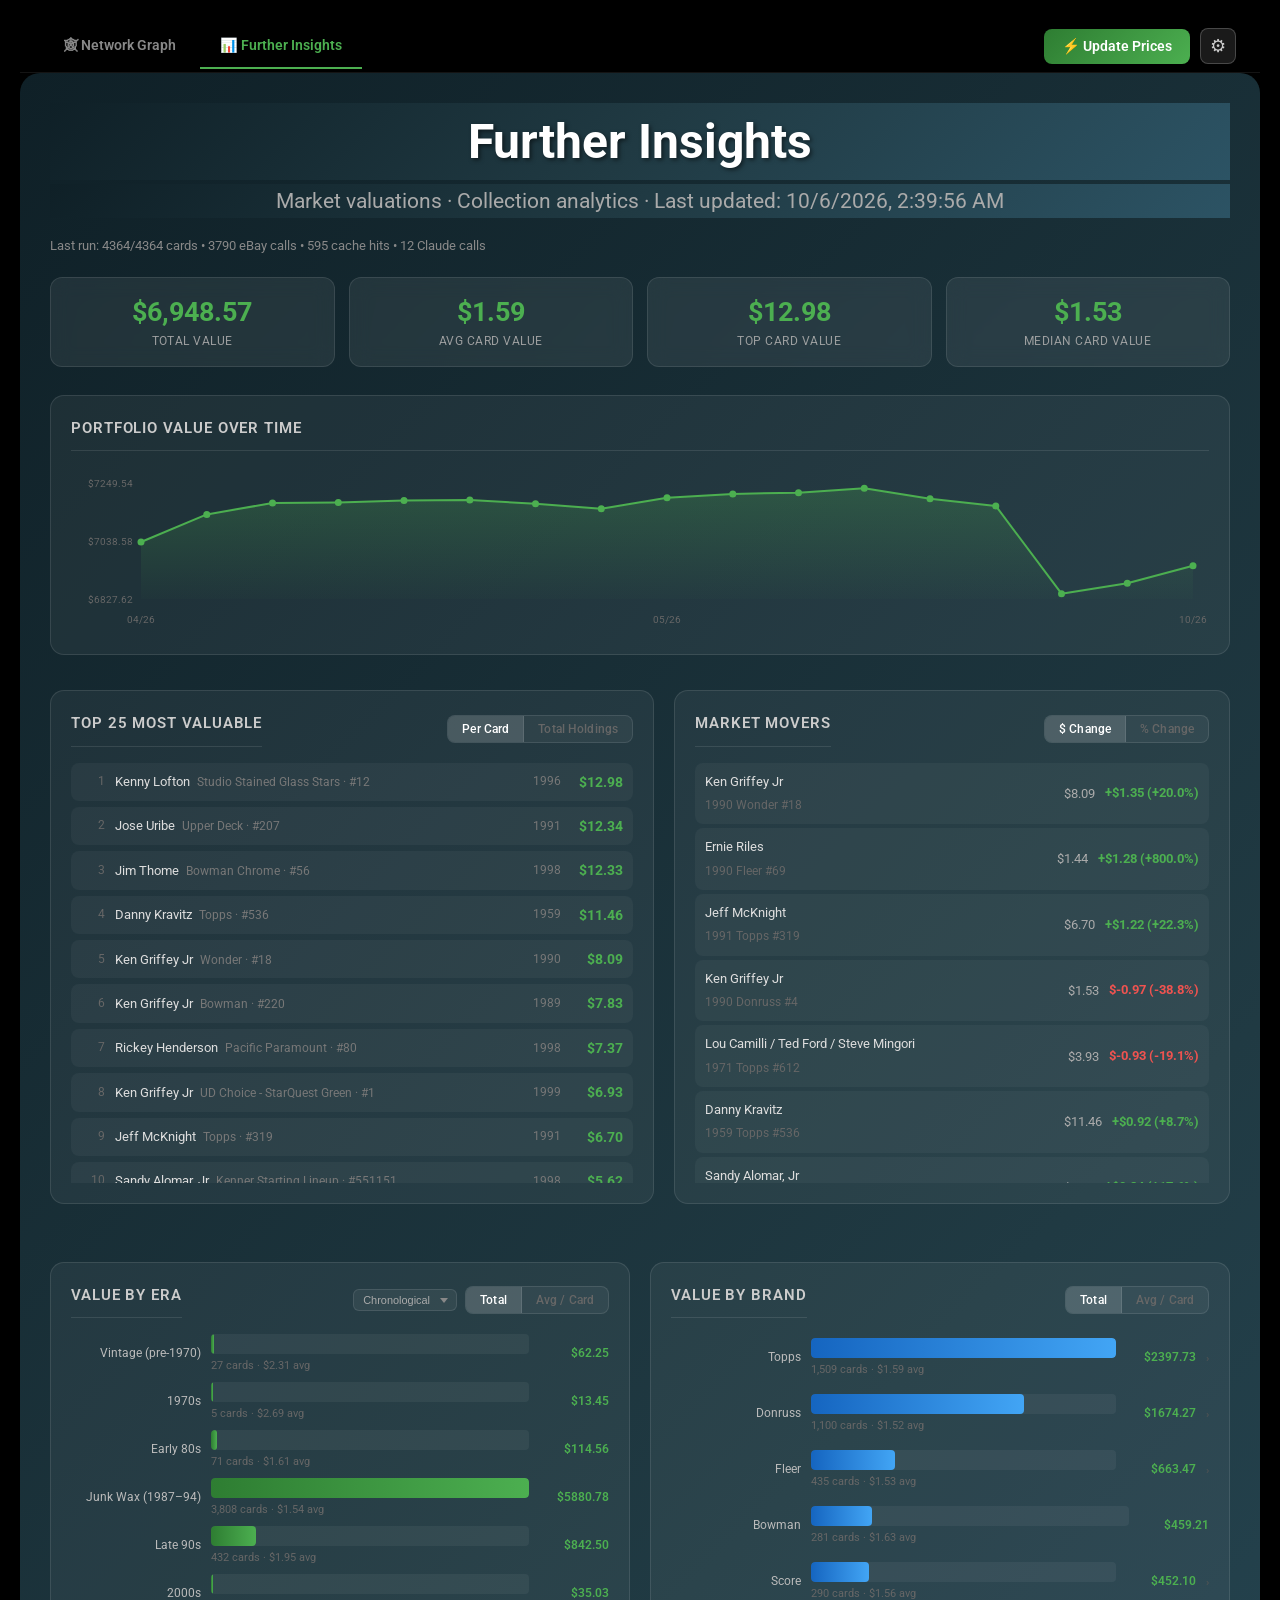
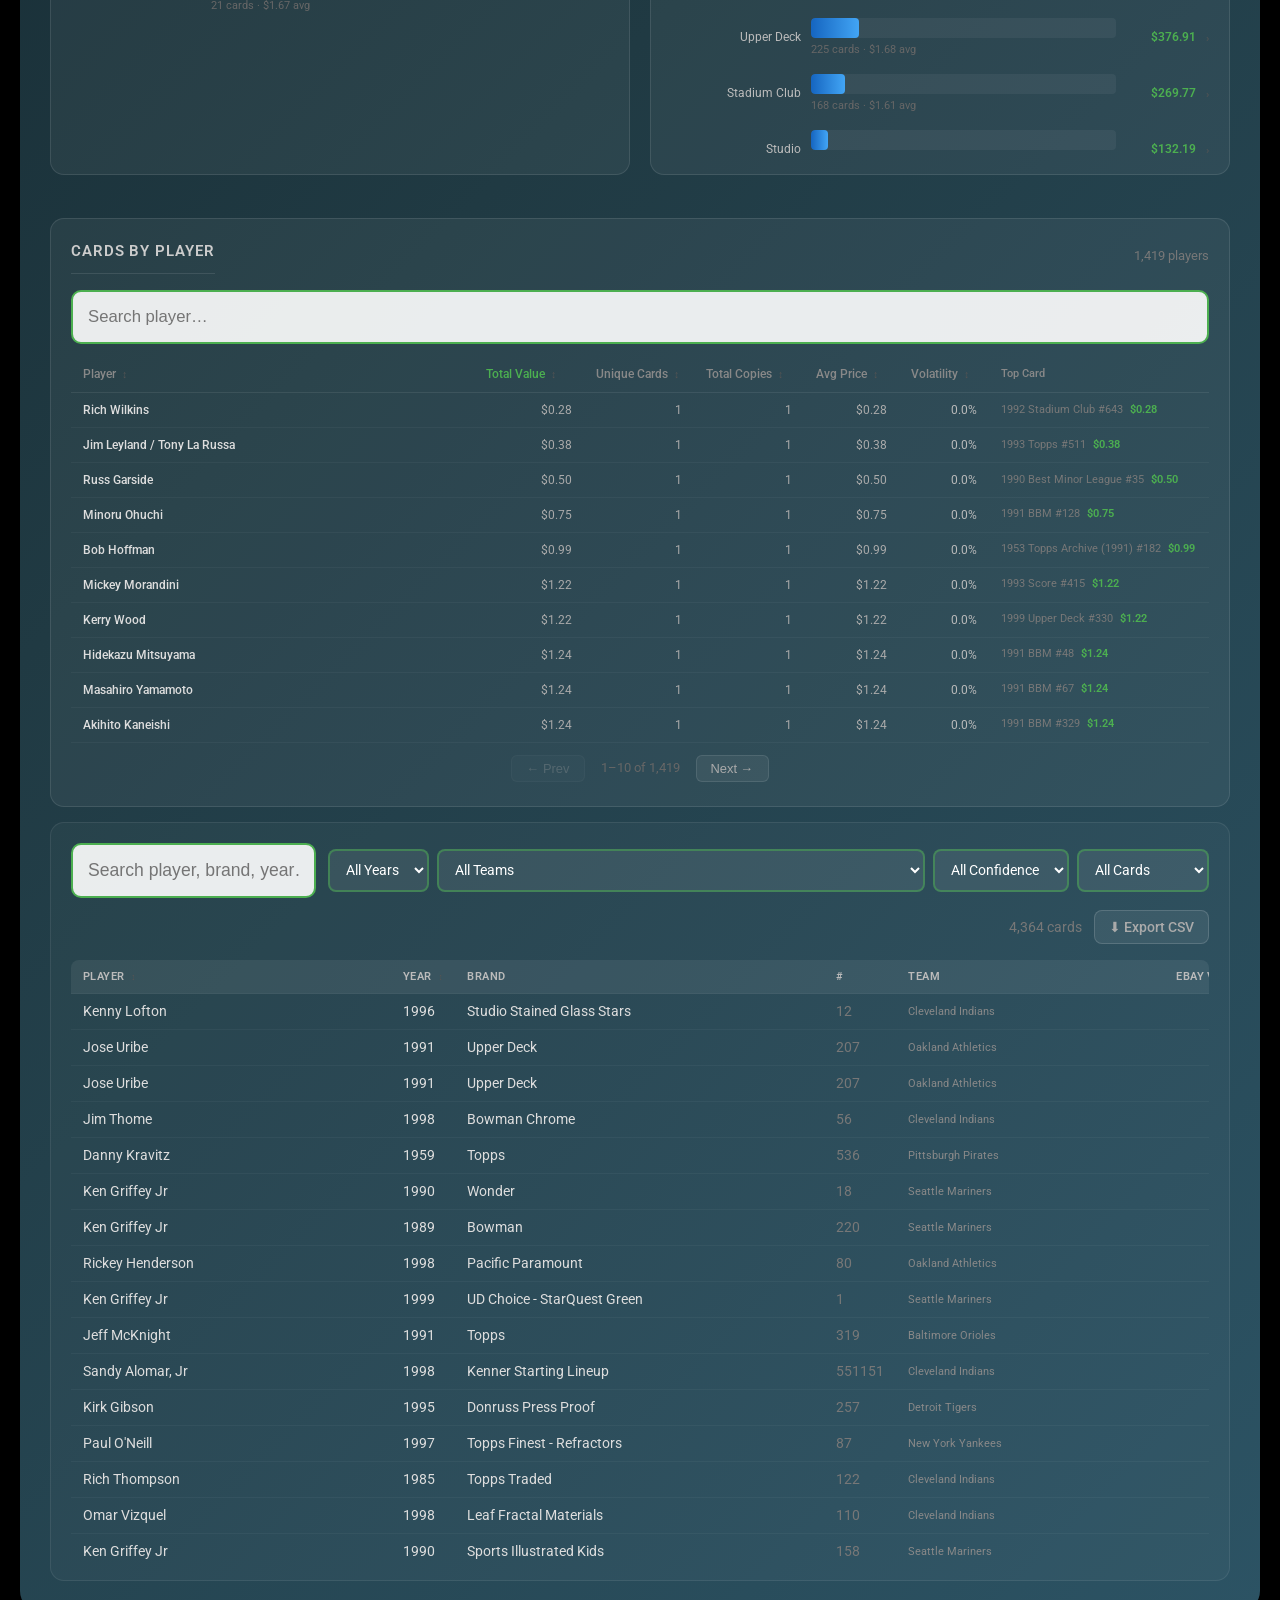
<file: pricing.html>
<!DOCTYPE html>
<html lang="en">
<head>
  <meta charset="UTF-8">
  <meta name="viewport" content="width=device-width, initial-scale=1.0">
  <title>Further Insights — Baseball Card Collection</title>
  <link rel="preconnect" href="https://fonts.googleapis.com">
  <link href="https://fonts.googleapis.com/css2?family=Roboto:wght@400;500;700&display=swap" rel="stylesheet">
  <meta name="theme-color" content="#1a2332">
  <link rel="stylesheet" href="css/style.css">
  <link rel="stylesheet" href="css/pricing.css">
</head>
<body>
  <div id="app">

    <!-- ── SITE TAB NAV ──────────────────────────────────────────────────────── -->
    <nav class="site-tabs">
      <div class="site-tabs-inner">
        <a href="index.html" class="site-tab">🕸 Network Graph</a>
        <a href="pricing.html" class="site-tab active">📊 Further Insights</a>
        <div class="site-tabs-actions">
          <button id="btn-update" class="btn-update" title="Run pricing agent via GitHub Actions">⚡ Update Prices</button>
          <button id="btn-settings" class="btn-settings" title="Settings">⚙</button>
        </div>
      </div>
    </nav>

    <div class="container">

      <!-- HEADER -->
      <div class="page-header">
        <h1>Further Insights</h1>
        <p class="subtitle">Market valuations · Collection analytics · Last updated: <span id="last-updated">—</span></p>
        <p id="run-badge" class="run-badge"></p>
      </div>

      <!-- SUMMARY STATS -->
      <div class="stats-grid">
        <div class="stat-card">
          <div class="stat-value" id="stat-total-value">—</div>
          <div class="stat-label">Total Value</div>
        </div>

        <div class="stat-card">
          <div class="stat-value" id="stat-avg-value">—</div>
          <div class="stat-label">Avg Card Value</div>
        </div>
        <div class="stat-card">
          <div class="stat-value" id="stat-top-card">—</div>
          <div class="stat-label">Top Card Value</div>
        </div>
        <div class="stat-card">
          <div class="stat-value" id="stat-median-value">—</div>
          <div class="stat-label">Median Card Value</div>
        </div>
      </div>

      <!-- PORTFOLIO CHART -->
      <div class="insights-panel portfolio-panel">
        <h2>Portfolio Value Over Time</h2>
        <div id="portfolio-chart" class="portfolio-chart"></div>
      </div>

      <!-- TOP CARDS + MARKET MOVERS -->
      <div class="insights-grid">
        <div class="insights-panel">
          <div class="panel-header">
            <h2>Top 25 Most Valuable</h2>
            <div class="chart-toggle" id="top25-toggle">
              <button class="chart-toggle-btn active" data-mode="card">Per Card</button>
              <button class="chart-toggle-btn" data-mode="total">Total Holdings</button>
            </div>
          </div>
          <div id="top-cards-list" class="top-cards-list"></div>
        </div>
        <div class="insights-panel">
          <div class="panel-header">
            <h2>Market Movers</h2>
            <div class="chart-toggle" id="movers-toggle">
              <button class="chart-toggle-btn active" data-mode="$">$ Change</button>
              <button class="chart-toggle-btn" data-mode="%">% Change</button>
            </div>
          </div>
          <div id="market-movers" class="market-movers"></div>
        </div>
      </div>

      <!-- ERA + BRAND CHARTS -->
      <div class="insights-grid">
        <div class="insights-panel">
          <div class="panel-header">
            <h2>Value by Era</h2>
            <div class="panel-header-controls">
              <select id="era-sort" class="chart-sort-select">
                <option value="chron">Chronological</option>
                <option value="total">Total ↓</option>
                <option value="avg">Avg ↓</option>
                <option value="count">Count ↓</option>
              </select>
              <div class="chart-toggle" id="era-toggle">
                <button class="chart-toggle-btn active" data-mode="total">Total</button>
                <button class="chart-toggle-btn" data-mode="avg">Avg / Card</button>
              </div>
            </div>
          </div>
          <div id="era-chart" class="era-chart"></div>
        </div>
        <div class="insights-panel">
          <div class="panel-header">
            <div class="brand-header-left">
              <button id="btn-brand-back" class="btn-brand-back hidden">← Back</button>
              <h2 id="brand-chart-title">Value by Brand</h2>
            </div>
            <div class="chart-toggle" id="brand-toggle">
              <button class="chart-toggle-btn active" data-mode="total">Total</button>
              <button class="chart-toggle-btn" data-mode="avg">Avg / Card</button>
            </div>
          </div>
          <div id="brand-chart" class="era-chart"></div>
        </div>
      </div>

      <!-- PLAYER STATS -->
      <div class="insights-panel">
        <div class="panel-header">
          <h2>Cards by Player</h2>
          <span id="player-stats-count" class="table-count"></span>
        </div>
        <input type="text" id="player-stats-search" class="player-search" placeholder="Search player…" autocomplete="off" style="margin-bottom:12px">
        <div class="ps-table-wrap">
          <table id="player-stats-table" class="ps-table">
            <colgroup>
              <col><col><col><col><col><col><col>
            </colgroup>
            <thead>
              <tr>
                <th data-col="player">Player <span class="sort-icon">↕</span></th>
                <th data-col="total_value" class="ps-num ps-sort-active" data-dir="desc">Total Value <span class="sort-icon">↕</span></th>
                <th data-col="unique" class="ps-num">Unique Cards <span class="sort-icon">↕</span></th>
                <th data-col="copies" class="ps-num">Total Copies <span class="sort-icon">↕</span></th>
                <th data-col="avg_price" class="ps-num">Avg Price <span class="sort-icon">↕</span></th>
                <th data-col="volatility" class="ps-num" title="Std-dev of per-card % changes over recent history">Volatility <span class="sort-icon">↕</span></th>
                <th class="ps-top">Top Card</th>
              </tr>
            </thead>
            <tbody id="player-stats-tbody"></tbody>
          </table>
        </div>
      </div>

      <!-- FULL TABLE -->
      <div class="table-section">
        <div class="table-controls">
          <input type="text" id="table-search" class="player-search" placeholder="Search player, brand, year…" autocomplete="off">
          <div class="table-filters">
            <select id="filter-year" class="filter-select"><option value="">All Years</option></select>
            <select id="filter-team" class="filter-select"><option value="">All Teams</option></select>
            <select id="filter-confidence" class="filter-select">
              <option value="">All Confidence</option>
              <option value="Very High">Very High</option>
              <option value="High">High</option>
              <option value="Medium">Medium</option>
              <option value="Low">Low</option>
              <option value="TCDB ref">TCDB Ref</option>
              <option value="Floor Value">Floor Value</option>
            </select>
            <select id="filter-priced" class="filter-select">
              <option value="">All Cards</option>
              <option value="priced">Priced only</option>
              <option value="unpriced">Unpriced only</option>
            </select>
          </div>
          <span id="table-count" class="table-count"></span>
          <button id="btn-export" class="btn-export">⬇ Export CSV</button>
        </div>

        <div class="table-wrapper clusterize-scroll" id="table-scroll-area">
          <table id="cards-table">
            <thead>
              <tr>
                <th data-col="player" class="sortable">Player <span class="sort-icon">↕</span></th>
                <th data-col="year" class="sortable">Year <span class="sort-icon">↕</span></th>
                <th data-col="brand">Brand</th>
                <th data-col="card_number">#</th>
                <th data-col="team">Team</th>
                <th data-col="avg_price" class="sortable num">eBay Value <span class="sort-icon">↕</span></th>
                <th data-col="tcdb_price" class="sortable num">TCDB Ref <span class="sort-icon">↕</span></th>
                <th data-col="change_pct" class="sortable num">Change <span class="sort-icon">↕</span></th>
                <th class="num">Trend</th>
                <th data-col="confidence">Confidence</th>
                <th data-col="last_updated" class="sortable">Updated <span class="sort-icon">↕</span></th>
              </tr>
            </thead>
            <tbody id="cards-tbody" class="clusterize-content"></tbody>
          </table>
        </div>
      </div>

    </div><!-- /container -->
  </div><!-- /app -->

  <!-- ── SETTINGS MODAL ──────────────────────────────────────────────────────── -->
  <div id="modal-settings" class="modal hidden">
    <div class="modal-box">
      <h3>Settings</h3>
      <p class="modal-desc">
        Provide a GitHub Personal Access Token with <strong>workflow</strong> scope to trigger
        pricing runs from this page. Stored in this tab only (sessionStorage) &mdash; closing
        the tab clears the token. Prefer a fine-grained PAT scoped to this repo with
        <code>actions: write</code> only.
        <a href="https://github.com/settings/tokens/new?scopes=workflow" target="_blank">Create one →</a>
      </p>
      <label>GitHub PAT (workflow scope)</label>
      <input type="password" id="input-pat" placeholder="ghp_…" autocomplete="off">
      <div class="modal-actions">
        <button id="btn-save-settings" class="btn-primary">Save</button>
        <button id="btn-cancel-settings" class="btn-secondary">Cancel</button>
      </div>
    </div>
  </div>

  <!-- ── RUN MODAL ───────────────────────────────────────────────────────────── -->
  <div id="modal-run" class="modal hidden">
    <div class="modal-box">
      <h3>⚡ Update Prices</h3>
      <p class="modal-desc">Triggers a GitHub Actions run using the eBay API and Claude AI.</p>

      <!-- Mode selector -->
      <div class="run-modes">
        <label class="run-mode-option">
          <input type="radio" name="run_mode" value="batch" checked>
          <span class="run-mode-label">
            <strong>Batch</strong>
            <span class="run-mode-desc">Price the next N unpriced/stale cards (~20 min)</span>
          </span>
        </label>
        <label class="run-mode-option">
          <input type="radio" name="run_mode" value="full">
          <span class="run-mode-label">
            <strong>Full Run</strong>
            <span class="run-mode-desc">Price all unpriced/stale cards — commits every 200 so progress is saved</span>
          </span>
        </label>
        <label class="run-mode-option">
          <input type="radio" name="run_mode" value="player">
          <span class="run-mode-label">
            <strong>Player Target</strong>
            <span class="run-mode-desc">Re-price all cards for one exact player name — won't match similarly-named players</span>
          </span>
        </label>
        <label class="run-mode-option">
          <input type="radio" name="run_mode" value="tcdb">
          <span class="run-mode-label">
            <strong>TCDB Fallbacks</strong>
            <span class="run-mode-desc">Re-price all cards currently using TCDB reference pricing (low confidence)</span>
          </span>
        </label>
      </div>

      <!-- Batch size (shown for batch mode) -->
      <div id="run-opt-batch">
        <label>Cards to process</label>
        <input type="number" id="input-batch" value="200" min="10" max="500">
      </div>

      <!-- Player input (shown for player mode) -->
      <div id="run-opt-player" style="display:none">
        <label>Exact player name (must match your sheet exactly, case-insensitive)</label>
        <input type="text" id="input-player" placeholder="e.g. Ken Griffey Jr" autocomplete="off">
      </div>

      <!-- Start row (shown for all modes) -->
      <div id="run-opt-start-row">
        <label>Start at sheet row <input type="number" id="input-start-row" value="0" min="0" max="9999" style="width:64px;display:inline-block;margin:0 4px">
          <span class="stale-hint" id="start-row-hint">row 0 = start from the beginning</span>
        </label>
      </div>

      <!-- Stale days + force (shown for batch + full modes) -->
      <div id="run-opt-stale">
        <label>Re-price cards not updated in the last <input type="number" id="input-stale-days" value="30" min="1" max="365" style="width:52px;display:inline-block;margin:0 4px"> days
          <span class="stale-hint" id="stale-hint"></span>
        </label>
        <label class="run-force-label">
          <input type="checkbox" id="input-force"> <strong>Force re-price all</strong> — ignore last-updated date entirely
        </label>
      </div>

      <!-- Live tracker — hidden until run starts -->
      <div id="run-tracker" class="run-tracker hidden">
        <div class="tracker-header">
          <span id="tracker-icon">⏳</span>
          <span id="tracker-label">Queued…</span>
          <a href="https://github.com/benjamin-cooper/baseball-cards/actions" target="_blank" class="tracker-gh-link">View on GitHub →</a>
        </div>
        <div class="tracker-bar-bg">
          <div id="tracker-bar" class="tracker-bar-fill"></div>
        </div>
      </div>

      <div id="run-status" class="run-status hidden"></div>

      <div class="modal-actions">
        <button id="btn-confirm-run" class="btn-primary">Start Run</button>
        <button id="btn-abort-run" class="btn-danger hidden">⛔ Cancel Run</button>
        <button id="btn-cancel-run" class="btn-secondary">Close</button>
      </div>
    </div>
  </div>

  <!-- ── CARD DETAIL MODAL ───────────────────────────────────────────────────── -->
  <div id="modal-card" class="modal hidden">
    <div class="modal-box modal-box-wide">
      <div class="modal-card-header">
        <h3 id="modal-card-title">Card Detail</h3>
        <button id="btn-close-card" class="btn-close">✕</button>
      </div>
      <div id="modal-card-body"></div>
    </div>
  </div>

  <script src="js/clusterize.min.js"></script>
  <script src="js/pricing.js"></script>
</body>
</html>
</file>
<file: css/style.css>
* {
            margin: 0;
            padding: 0;
            box-sizing: border-box;
        }
        
        body {
            background-color: #000000;
            font-family: 'Roboto', 'Helvetica Neue', Arial, sans-serif;
            padding: 20px;
            min-height: 100vh;
            color: white;
        }
        
        .container {
            background: linear-gradient(135deg, #0f2027 0%, #203a43 50%, #2c5364 100%);
            border-radius: 20px;
            padding: 30px;
            box-shadow: 0 20px 60px rgba(0,0,0,0.5);
            max-width: 2400px;
            margin: 0 auto;
        }
        
        h1 {
            text-align: center;
            color: white;
            margin-bottom: 10px;
            font-size: 3em;
            text-shadow: 2px 2px 4px rgba(0,0,0,0.5);
            position: relative;
            z-index: 100;
            background: linear-gradient(135deg, #0f2027 0%, #203a43 50%, #2c5364 100%);
            padding: 10px 0;
        }
        
        .subtitle {
            text-align: center;
            color: #aaa;
            margin-bottom: 20px;
            font-size: 1.3em;
            position: relative;
            z-index: 100;
            background: linear-gradient(135deg, #0f2027 0%, #203a43 50%, #2c5364 100%);
            padding: 5px 0;
        }
        
        .controls {
            background: rgba(255, 255, 255, 0.1);
            padding: 20px;
            border-radius: 10px;
            margin-bottom: 20px;
            backdrop-filter: blur(10px);
        }
        
        .filter-section {
            margin-bottom: 15px;
        }
        
        .filter-section label {
            font-weight: bold;
            display: block;
            margin-bottom: 8px;
            color: white;
            font-size: 1.1em;
            position: relative;
            z-index: 50;
        }
        
        .player-search-container {
            position: relative;
            margin-bottom: 15px;
        }
        
        .player-search {
            width: 100%;
            padding: 15px;
            font-size: 1.1em;
            border: 2px solid #4CAF50;
            border-radius: 10px;
            background: rgba(255, 255, 255, 0.9);
            color: #333;
            font-weight: 500;
        }
        
        .player-search:focus {
            outline: none;
            border-color: #66BB6A;
            box-shadow: 0 0 20px rgba(76, 175, 80, 0.4);
        }
        
        .player-suggestions {
            position: absolute;
            top: 100%;
            left: 0;
            right: 0;
            background: white;
            border: 2px solid #4CAF50;
            border-top: none;
            border-radius: 0 0 10px 10px;
            max-height: 300px;
            overflow-y: auto;
            z-index: 1000;
            display: none;
        }
        
        .player-suggestion {
            padding: 12px 15px;
            cursor: pointer;
            color: #333;
            border-bottom: 1px solid #eee;
            transition: background 0.2s;
            display: flex;
            align-items: center;
            justify-content: space-between;
        }
        
        .player-suggestion:hover {
            background: #4CAF50;
            color: white;
        }
        
        .player-suggestion.selected {
            background: #FFD700;
            font-weight: bold;
        }
        
        .player-suggestion:last-child {
            border-bottom: none;
        }
        
        .multi-select-hint {
            font-size: 0.85em;
            color: #666;
            font-style: italic;
        }
        
        .player-suggestion .checkmark {
            font-size: 1.2em;
            color: #4CAF50;
        }
        
        .selected-players {
            display: flex;
            flex-wrap: wrap;
            gap: 10px;
            margin-top: 10px;
            min-height: 40px;
            padding: 10px;
            background: rgba(0, 0, 0, 0.2);
            border-radius: 8px;
        }
        
        .player-chip {
            display: inline-flex;
            align-items: center;
            gap: 8px;
            padding: 8px 15px;
            background: #4CAF50;
            color: white;
            border-radius: 20px;
            font-size: 0.95em;
            font-weight: 600;
            transition: all 0.3s;
        }
        
        .player-chip:hover {
            background: #66BB6A;
            transform: scale(1.05);
        }
        
        .player-chip-remove {
            cursor: pointer;
            font-weight: bold;
            font-size: 1.2em;
            line-height: 1;
            padding: 0 4px;
            border-radius: 50%;
            background: rgba(255, 255, 255, 0.3);
            transition: background 0.2s;
        }
        
        .player-chip-remove:hover {
            background: rgba(255, 255, 255, 0.5);
        }
        
        .filter-mode {
            display: flex;
            gap: 10px;
            margin-top: 10px;
        }
        
        .mode-btn {
            padding: 10px 20px;
            border: 2px solid #4CAF50;
            background: rgba(76, 175, 80, 0.2);
            color: #4CAF50;
            border-radius: 20px;
            cursor: pointer;
            font-size: 0.95em;
            transition: all 0.3s;
            font-weight: 600;
        }
        
        .mode-btn.active {
            background: #4CAF50;
            color: white;
        }
        
        .mode-btn:hover {
            transform: translateY(-2px);
        }
        
        .slider-container {
            display: flex;
            flex-direction: column;
            gap: 5px;
            margin: 10px 0;
        }
        
        .slider-labels {
            display: flex;
            justify-content: space-between;
            padding: 0 5px;
            font-size: 12px;
            color: #aaa;
            position: relative;
            z-index: 1;
        }
        
        .slider-labels span {
            flex: 0 0 auto;
        }
        
        .slider {
            flex: 1;
            height: 8px;
            border-radius: 5px;
            background: rgba(255, 255, 255, 0.3);
            outline: none;
            -webkit-appearance: none;
        }
        
        .slider::-webkit-slider-thumb {
            -webkit-appearance: none;
            appearance: none;
            width: 25px;
            height: 25px;
            border-radius: 50%;
            background: #4CAF50;
            cursor: pointer;
            box-shadow: 0 0 10px rgba(76, 175, 80, 0.6);
        }
        
        .slider::-moz-range-thumb {
            width: 25px;
            height: 25px;
            border-radius: 50%;
            background: #4CAF50;
            cursor: pointer;
            box-shadow: 0 0 10px rgba(76, 175, 80, 0.6);
            border: none;
        }
        
        .slider-value {
            min-width: 100px;
            text-align: center;
            font-size: 1.2em;
            font-weight: bold;
            color: #4CAF50;
        }
        
        .year-selector {
            display: flex;
            flex-wrap: wrap;
            gap: 10px;
            margin-bottom: 15px;
            position: relative;
            z-index: 1;
        }
        
        .year-btn {
            padding: 10px 18px;
            border: 2px solid #4CAF50;
            background: rgba(76, 175, 80, 0.2);
            color: #4CAF50;
            border-radius: 20px;
            cursor: pointer;
            font-size: 1em;
            transition: all 0.3s;
            font-weight: 600;
        }
        
        .year-btn:hover {
            background: rgba(76, 175, 80, 0.4);
            transform: translateY(-2px);
            box-shadow: 0 4px 12px rgba(76, 175, 80, 0.4);
        }
        
        .year-btn.active {
            background: #4CAF50;
            color: white;
            box-shadow: 0 0 20px rgba(76, 175, 80, 0.6);
        }
        
        .quick-filters {
            display: flex;
            gap: 10px;
            flex-wrap: wrap;
        }
        
        .quick-filter-btn {
            padding: 12px 24px;
            border: none;
            background: linear-gradient(135deg, #667eea 0%, #764ba2 100%);
            color: white;
            border-radius: 25px;
            cursor: pointer;
            font-size: 1em;
            transition: all 0.3s;
            font-weight: 600;
        }
        
        .quick-filter-btn:hover {
            transform: translateY(-2px);
            box-shadow: 0 6px 16px rgba(102, 126, 234, 0.6);
        }
        
        .export-btn {
            padding: 12px 24px;
            border: none;
            background: linear-gradient(135deg, #f093fb 0%, #f5576c 100%);
            color: white;
            border-radius: 25px;
            cursor: pointer;
            font-size: 1em;
            transition: all 0.3s;
            font-weight: 600;
        }
        
        .export-btn:hover {
            transform: translateY(-2px);
            box-shadow: 0 6px 16px rgba(245, 87, 108, 0.6);
        }
        
        .stats {
            display: flex;
            justify-content: space-around;
            margin: 20px 0;
            flex-wrap: wrap;
            gap: 15px;
            position: relative;
            z-index: 50;
        }
        
        .stat-box {
            background: rgba(255, 255, 255, 0.1);
            color: white;
            padding: 20px 30px;
            border-radius: 10px;
            text-align: center;
            min-width: 150px;
            backdrop-filter: blur(10px);
            border: 1px solid rgba(255, 255, 255, 0.2);
        }
        
        .stat-number {
            font-size: 2.5em;
            font-weight: bold;
            display: block;
            color: #4CAF50;
        }
        
        .stat-label {
            font-size: 0.9em;
            opacity: 0.9;
        }
        
        #network-container {
            display: flex;
            justify-content: center;
            margin: 20px 0;
            position: relative;
            background: #000000;
            border-radius: 15px;
            padding: 20px;
            min-height: 1000px;
            overflow: hidden;
        }
        
        .loading {
            text-align: center;
            padding: 40px;
            color: #aaa;
            font-size: 1.2em;
        }
        
        .node circle {
            cursor: pointer;
            transition: all 0.3s;
        }
        
        .node:hover circle {
            filter: brightness(1.5);
            r: 14;
        }
        
        .node text {
            font-size: 16px;
            fill: white;
            text-anchor: middle;
            dominant-baseline: middle;
            pointer-events: none;
            text-shadow: 2px 2px 4px rgba(0,0,0,1);
            font-weight: 600;
        }
        
        .link {
            stroke-opacity: 0.5;
            transition: stroke-opacity 0.3s;
        }
        
        .link:hover {
            stroke-opacity: 1;
            stroke-width: 4;
        }
        
        .link.highlighted {
            stroke-opacity: 1;
            stroke-width: 4;
        }
        
        .tooltip {
            position: absolute;
            text-align: left;
            padding: 15px 20px;
            font-size: 15px;
            background: rgba(0, 0, 0, 0.95);
            color: white;
            border-radius: 8px;
            pointer-events: none;
            opacity: 0;
            transition: opacity 0.3s;
            z-index: 1000;
            max-width: 400px;
            border: 2px solid rgba(255, 255, 255, 0.3);
        }
        
        .instructions {
            text-align: center;
            color: #aaa;
            margin: 20px 0;
            font-style: italic;
            font-size: 1.1em;
            position: relative;
            z-index: 50;
        }
        
        .team-legend {
            display: grid;
            grid-template-columns: repeat(auto-fill, minmax(200px, 1fr));
            gap: 10px;
            margin: 20px 0;
            padding: 20px;
            background: rgba(255, 255, 255, 0.05);
            border-radius: 10px;
        }
        
        .team-legend-item {
            display: flex;
            align-items: center;
            gap: 10px;
            padding: 8px;
            background: rgba(255, 255, 255, 0.1);
            border-radius: 5px;
        }
        
        .team-color-box {
            width: 20px;
            height: 20px;
            border-radius: 3px;
            border: 1px solid rgba(255, 255, 255, 0.3);
        }
        
        .zoom-controls {
            position: absolute;
            top: 30px;
            right: 30px;
            display: flex;
            flex-direction: column;
            gap: 10px;
            z-index: 100;
        }
        
        .zoom-btn {
            width: 50px;
            height: 50px;
            border: none;
            background: rgba(76, 175, 80, 0.8);
            color: white;
            border-radius: 10px;
            cursor: pointer;
            font-size: 24px;
            transition: all 0.3s;
            font-weight: bold;
        }
        
        .zoom-btn:hover {
            background: #4CAF50;
            transform: scale(1.1);
        }
/* Insights Panel */
.insights-panel {
    background: linear-gradient(135deg, #ff9966 0%, #ff5e62 100%);
    border: 2px solid #ff5e62;
    border-radius: 10px;
    padding: 15px;
    margin: 15px 0;
    color: white;
    font-size: 0.95em;
    line-height: 1.6;
    position: relative;
    z-index: 50;
}

.insights-panel strong {
    display: block;
    font-size: 1.1em;
    margin-bottom: 8px;
}

.insights-panel ul {
    list-style: none;
    padding-left: 0;
}

.insights-panel li {
    padding: 4px 0;
    padding-left: 20px;
    position: relative;
}

.insights-panel li:before {
    content: "💡";
    position: absolute;
    left: 0;
}

.insights-panel.warning {
    background: linear-gradient(135deg, #f093fb 0%, #f5576c 100%);
    border-color: #f5576c;
}

.insights-panel.success {
    background: linear-gradient(135deg, #4facfe 0%, #00f2fe 100%);
    border-color: #00f2fe;
}

/* Two-column filter layout */
.filters-row {
    display: grid;
    grid-template-columns: 1fr 1fr;
    gap: 20px;
    margin-bottom: 20px;
}

.filter-half {
    margin-bottom: 0 !important;
}

/* Responsive - stack on smaller screens */
@media (max-width: 1400px) {
    .filters-row {
        grid-template-columns: 1fr;
    }
}

/* Adjust selected chips container for narrower space */
.filter-half .selected-players {
    max-height: 150px;
    overflow-y: auto;
}

.filter-half .selected-players::-webkit-scrollbar {
    width: 8px;
}

.filter-half .selected-players::-webkit-scrollbar-track {
    background: rgba(255, 255, 255, 0.1);
    border-radius: 4px;
}

.filter-half .selected-players::-webkit-scrollbar-thumb {
    background: rgba(255, 255, 255, 0.3);
    border-radius: 4px;
}

.filter-half .selected-players::-webkit-scrollbar-thumb:hover {
    background: rgba(255, 255, 255, 0.5);
}

/* Connection controls */
.connection-controls {
    display: flex;
    align-items: center;
    gap: 10px;
    margin-bottom: 10px;
}

.connection-btn {
    width: 40px;
    height: 40px;
    border: 2px solid #4CAF50;
    background: rgba(76, 175, 80, 0.2);
    color: #4CAF50;
    border-radius: 50%;
    cursor: pointer;
    font-size: 1.5em;
    font-weight: bold;
    transition: all 0.3s;
    display: flex;
    align-items: center;
    justify-content: center;
}

.connection-btn:hover {
    background: #4CAF50;
    color: white;
    transform: scale(1.1);
}

.connection-input {
    width: 80px;
    padding: 10px;
    font-size: 1.1em;
    border: 2px solid #4CAF50;
    border-radius: 8px;
    background: rgba(255, 255, 255, 0.95);
    color: #333;
    text-align: center;
    font-weight: bold;
}

.connection-input:focus {
    outline: none;
    border-color: #66BB6A;
    box-shadow: 0 0 15px rgba(76, 175, 80, 0.3);
}

.connection-value {
    flex: 1;
    font-size: 1.1em;
    font-weight: bold;
    color: #4CAF50;
    text-align: left;
    padding-left: 10px;
}

/* Suggested Plots */
.suggested-plots {
    display: grid;
    grid-template-columns: repeat(auto-fit, minmax(200px, 1fr));
    gap: 12px;
    margin-top: 15px;
    position: relative;
    z-index: 1;
}

.plot-btn {
    background: linear-gradient(135deg, #667eea 0%, #764ba2 100%);
    border: none;
    border-radius: 12px;
    padding: 15px;
    cursor: pointer;
    transition: all 0.3s ease;
    display: flex;
    flex-direction: column;
    align-items: flex-start;
    text-align: left;
    position: relative;
    overflow: hidden;
}

.plot-btn:hover {
    transform: translateY(-3px);
    box-shadow: 0 8px 25px rgba(102, 126, 234, 0.5);
}

.plot-btn:active {
    transform: translateY(-1px);
}

.plot-btn::before {
    content: '';
    position: absolute;
    top: 0;
    left: 0;
    right: 0;
    bottom: 0;
    background: linear-gradient(135deg, rgba(255, 255, 255, 0.1) 0%, rgba(255, 255, 255, 0) 100%);
    opacity: 0;
    transition: opacity 0.3s ease;
}

.plot-btn:hover::before {
    opacity: 1;
}

.plot-icon {
    font-size: 32px;
    margin-bottom: 8px;
    display: block;
}

.plot-title {
    font-size: 16px;
    font-weight: bold;
    color: white;
    margin-bottom: 5px;
    display: block;
}

.plot-desc {
    font-size: 13px;
    color: rgba(255, 255, 255, 0.8);
    line-height: 1.3;
    display: block;
}
</file>
<file: css/pricing.css>
/* ============================================================
   Further Insights — pricing.css
   Extends style.css with page-specific components.
   Design tokens: bg #000, container gradient #0f2027→#2c5364,
   accent #4CAF50, font Roboto.
   ============================================================ */

/* NAV */
.insights-nav {
  display: flex;
  align-items: center;
  gap: 12px;
  margin-bottom: 24px;
  flex-wrap: wrap;
}

.nav-back {
  color: #4CAF50;
  text-decoration: none;
  font-weight: 500;
  font-size: 0.95em;
  transition: color 0.2s;
}
.nav-back:hover { color: #66BB6A; }

.nav-divider { color: #555; }

.nav-current {
  color: #aaa;
  font-size: 0.95em;
}

.nav-actions {
  margin-left: auto;
  display: flex;
  gap: 10px;
  align-items: center;
}

.btn-update {
  background: linear-gradient(135deg, #2e7d32, #4CAF50);
  color: white;
  border: none;
  padding: 9px 18px;
  border-radius: 8px;
  font-size: 0.9em;
  font-weight: 600;
  cursor: pointer;
  transition: opacity 0.2s, transform 0.1s;
  font-family: inherit;
}
.btn-update:hover { opacity: 0.9; transform: translateY(-1px); }
.btn-update:active { transform: translateY(0); }
.btn-update:disabled { opacity: 0.5; cursor: not-allowed; }

.btn-settings {
  background: rgba(255,255,255,0.1);
  color: #ccc;
  border: 1px solid rgba(255,255,255,0.2);
  width: 36px;
  height: 36px;
  border-radius: 8px;
  font-size: 1.1em;
  cursor: pointer;
  transition: background 0.2s;
  font-family: inherit;
}
.btn-settings:hover { background: rgba(255,255,255,0.2); }

/* SUMMARY STATS */
.stats-grid {
  display: grid;
  grid-template-columns: repeat(auto-fit, minmax(160px, 1fr));
  gap: 14px;
  margin-bottom: 28px;
}

.stat-card {
  background: rgba(255,255,255,0.07);
  border: 1px solid rgba(255,255,255,0.1);
  border-radius: 12px;
  padding: 18px 16px;
  text-align: center;
  backdrop-filter: blur(10px);
  transition: background 0.2s;
}
.stat-card:hover { background: rgba(255,255,255,0.11); }

.stat-value {
  font-size: 1.7em;
  font-weight: 700;
  color: #4CAF50;
  margin-bottom: 4px;
  line-height: 1.2;
}

.stat-label {
  font-size: 0.78em;
  color: #aaa;
  text-transform: uppercase;
  letter-spacing: 0.04em;
}

/* TWO-COLUMN INSIGHTS GRID */
.insights-grid {
  display: grid;
  grid-template-columns: 1fr 1fr;
  gap: 20px;
  margin-bottom: 28px;
}

@media (max-width: 900px) {
  .insights-grid { grid-template-columns: 1fr; }
}

.insights-panel {
  background: rgba(255,255,255,0.05);
  border: 1px solid rgba(255,255,255,0.1);
  border-radius: 14px;
  padding: 20px;
}

.insights-panel h2 {
  font-size: 1em;
  font-weight: 600;
  color: #ccc;
  text-transform: uppercase;
  letter-spacing: 0.06em;
  margin-bottom: 16px;
  border-bottom: 1px solid rgba(255,255,255,0.1);
  padding-bottom: 10px;
}

/* TOP CARDS LIST */
.top-cards-list {
  display: flex;
  flex-direction: column;
  gap: 6px;
  max-height: 420px;
  overflow-y: auto;
}

.top-card-row {
  display: flex;
  align-items: center;
  gap: 10px;
  padding: 8px 10px;
  border-radius: 8px;
  background: rgba(255,255,255,0.04);
  transition: background 0.15s;
}
.top-card-row:hover { background: rgba(255,255,255,0.09); }

.top-card-rank {
  width: 24px;
  text-align: right;
  color: #666;
  font-size: 0.8em;
  flex-shrink: 0;
}

.top-card-name {
  flex: 1;
  font-size: 0.88em;
  color: #ddd;
  white-space: nowrap;
  overflow: hidden;
  text-overflow: ellipsis;
}
.top-card-sub { color: #777; font-size: 0.88em; margin-left: 4px; }

.top-card-year {
  font-size: 0.78em;
  color: #777;
  flex-shrink: 0;
}

.top-card-price {
  font-weight: 700;
  color: #4CAF50;
  font-size: 0.92em;
  flex-shrink: 0;
  min-width: 52px;
  text-align: right;
}

/* ERA CHART */
.era-chart {
  display: flex;
  flex-direction: column;
  gap: 8px;
  max-height: 420px;
  overflow-y: auto;
}

.era-row {
  display: flex;
  align-items: center;
  gap: 10px;
}

.era-label {
  width: 130px;
  font-size: 0.8em;
  color: #bbb;
  flex-shrink: 0;
  text-align: right;
}

.era-bar-wrap {
  flex: 1;
  background: rgba(255,255,255,0.05);
  border-radius: 4px;
  height: 20px;
  overflow: hidden;
}

.era-bar {
  height: 100%;
  background: linear-gradient(90deg, #2e7d32, #4CAF50);
  border-radius: 4px;
  transition: width 0.6s ease;
  min-width: 2px;
}

.era-value {
  width: 70px;
  font-size: 0.8em;
  color: #4CAF50;
  font-weight: 600;
  text-align: right;
  flex-shrink: 0;
}

/* TABLE SECTION */
.table-section {
  background: rgba(255,255,255,0.03);
  border: 1px solid rgba(255,255,255,0.08);
  border-radius: 14px;
  padding: 20px;
}

.table-controls {
  display: flex;
  gap: 12px;
  align-items: center;
  flex-wrap: wrap;
  margin-bottom: 16px;
}

.table-controls .player-search {
  flex: 1;
  min-width: 200px;
  max-width: 320px;
}

.table-filters {
  display: flex;
  gap: 8px;
  flex-wrap: wrap;
}

.filter-select {
  padding: 10px 12px;
  font-size: 0.9em;
  border: 2px solid rgba(76,175,80,0.5);
  border-radius: 8px;
  background: rgba(255,255,255,0.08);
  color: white;
  font-family: inherit;
  cursor: pointer;
}
.filter-select:focus {
  outline: none;
  border-color: #4CAF50;
}
.filter-select option { background: #1a2332; }

.table-count {
  color: #777;
  font-size: 0.85em;
  margin-left: auto;
  white-space: nowrap;
}

/* Clusterize needs a fixed-height scroll container to virtualise rows */
.table-wrapper {
  overflow-x: auto;
  overflow-y: auto;
  max-height: 600px;
  border-radius: 8px;
}

/* Clusterize injects spacer rows — make them invisible */
.clusterize-extra-row td { border: none !important; padding: 0 !important; }
.clusterize-keep-parity  { display: none; }

#cards-table {
  width: 100%;
  border-collapse: collapse;
  font-size: 0.85em;
}

#cards-table th {
  background: rgba(255,255,255,0.07);
  color: #bbb;
  padding: 10px 12px;
  text-align: left;
  font-weight: 600;
  font-size: 0.8em;
  text-transform: uppercase;
  letter-spacing: 0.04em;
  white-space: nowrap;
  border-bottom: 1px solid rgba(255,255,255,0.1);
  position: sticky;
  top: 0;
  z-index: 2;
}

#cards-table th.sortable { cursor: pointer; user-select: none; }
#cards-table th.sortable:hover { color: #4CAF50; }
#cards-table th.sort-asc .sort-icon::after { content: '↑'; }
#cards-table th.sort-desc .sort-icon::after { content: '↓'; }
.sort-icon { color: #555; font-size: 0.85em; margin-left: 3px; }

#cards-table th.num,
#cards-table td.num { text-align: right; }

#cards-table td {
  padding: 9px 12px;
  border-bottom: 1px solid rgba(255,255,255,0.04);
  color: #ddd;
  white-space: nowrap;
}

#cards-table tbody tr:hover td {
  background: rgba(76,175,80,0.06);
}

/* CONFIDENCE BADGES */
.badge {
  display: inline-block;
  padding: 2px 8px;
  border-radius: 12px;
  font-size: 0.75em;
  font-weight: 600;
  white-space: nowrap;
}
.badge-very-high { background: #1b5e20; color: #a5d6a7; }
.badge-high      { background: #2e7d32; color: #c8e6c9; }
.badge-medium    { background: #f57f1720; color: #ffcc80; }
.badge-low       { background: #c6282820; color: #ef9a9a; }
.badge-floor     { background: rgba(255,255,255,0.08); color: #aaa; }

/* SCARCITY BADGES */
.scarcity-base   { color: #777; }
.scarcity-common { color: #66BB6A; }
.scarcity-sp     { color: #FFB74D; }
.scarcity-ssp    { color: #FF8A65; }
.scarcity-case   { color: #EF5350; }
.scarcity-unicorn{ color: #CE93D8; }

/* ROI COLORS */
.roi-pos { color: #4CAF50; }
.roi-neg { color: #EF5350; }
.roi-na  { color: #555; }

/* PER-ROW STALENESS (#9) */
.age-fresh  { color: #4CAF50 !important; }          /* < 2 days — green */
.age-recent { color: #666; }                         /* 2–7 days — default/muted */
.age-aging  { color: #FFB74D !important; }           /* 7–30 days — amber */
.age-stale  { color: #EF5350 !important; }           /* 30+ days — red */
.age-never  { color: #444; font-style: italic; }     /* never priced — dark gray */

/* MODALS */
.modal {
  position: fixed;
  inset: 0;
  background: rgba(0,0,0,0.7);
  display: flex;
  align-items: center;
  justify-content: center;
  z-index: 1000;
  backdrop-filter: blur(4px);
}
.modal.hidden { display: none; }

.modal-box {
  background: linear-gradient(135deg, #0f2027 0%, #203a43 50%, #2c5364 100%);
  border: 1px solid rgba(255,255,255,0.15);
  border-radius: 16px;
  padding: 28px;
  max-width: 440px;
  width: 90%;
  box-shadow: 0 20px 60px rgba(0,0,0,0.6);
}

.modal-box h3 {
  font-size: 1.2em;
  color: white;
  margin-bottom: 12px;
}

.modal-desc {
  font-size: 0.88em;
  color: #aaa;
  line-height: 1.5;
  margin-bottom: 16px;
}
.modal-desc a { color: #4CAF50; }

.modal-box label {
  display: block;
  font-size: 0.85em;
  color: #bbb;
  margin-bottom: 6px;
  font-weight: 500;
}

.modal-box input[type="password"],
.modal-box input[type="number"],
.modal-box input[type="text"] {
  width: 100%;
  padding: 10px 12px;
  font-size: 0.95em;
  border: 2px solid rgba(76,175,80,0.5);
  border-radius: 8px;
  background: rgba(255,255,255,0.08);
  color: white;
  font-family: inherit;
  margin-bottom: 18px;
}
.modal-box input:focus {
  outline: none;
  border-color: #4CAF50;
}

.modal-actions {
  display: flex;
  gap: 10px;
  justify-content: flex-end;
}

.btn-primary {
  background: linear-gradient(135deg, #2e7d32, #4CAF50);
  color: white;
  border: none;
  padding: 9px 20px;
  border-radius: 8px;
  font-size: 0.9em;
  font-weight: 600;
  cursor: pointer;
  font-family: inherit;
  transition: opacity 0.2s;
}
.btn-primary:hover { opacity: 0.9; }

.btn-secondary {
  background: rgba(255,255,255,0.08);
  color: #ccc;
  border: 1px solid rgba(255,255,255,0.15);
  padding: 9px 20px;
  border-radius: 8px;
  font-size: 0.9em;
  cursor: pointer;
  font-family: inherit;
  transition: background 0.2s;
}
.btn-secondary:hover { background: rgba(255,255,255,0.14); }

.btn-danger {
  background: rgba(239,83,80,0.15);
  color: #ef9a9a;
  border: 1px solid rgba(239,83,80,0.35);
  padding: 9px 20px;
  border-radius: 8px;
  font-size: 0.9em;
  cursor: pointer;
  font-family: inherit;
  transition: background 0.2s;
}
.btn-danger:hover    { background: rgba(239,83,80,0.28); }
.btn-danger:disabled { opacity: 0.5; cursor: not-allowed; }

.run-status {
  margin-top: 14px;
  padding: 10px 14px;
  border-radius: 8px;
  font-size: 0.88em;
  line-height: 1.5;
}
.run-status.hidden { display: none; }
.run-status.success { background: rgba(76,175,80,0.15); color: #a5d6a7; }
.run-status.error   { background: rgba(239,83,80,0.15); color: #ef9a9a; }

/* EMPTY / LOADING STATES */
.state-empty {
  text-align: center;
  color: #555;
  padding: 40px 20px;
  font-size: 0.95em;
}

/* SCROLLBAR (webkit) */
::-webkit-scrollbar { width: 6px; height: 6px; }
::-webkit-scrollbar-track { background: transparent; }
::-webkit-scrollbar-thumb { background: rgba(255,255,255,0.15); border-radius: 3px; }
::-webkit-scrollbar-thumb:hover { background: rgba(255,255,255,0.25); }

/* ── SITE TAB NAV ──────────────────────────────────────────────────────────── */
.site-tabs {
  background: rgba(0,0,0,0.6);
  border-bottom: 1px solid rgba(255,255,255,0.08);
  backdrop-filter: blur(12px);
  position: sticky;
  top: 0;
  z-index: 100;
}
.site-tabs-inner {
  max-width: 1400px;
  margin: 0 auto;
  padding: 0 24px;
  display: flex;
  align-items: center;
  gap: 4px;
}
.site-tab {
  display: inline-block;
  padding: 14px 20px;
  color: #888;
  text-decoration: none;
  font-size: 0.88em;
  font-weight: 600;
  font-family: 'Roboto', sans-serif;
  border-bottom: 2px solid transparent;
  transition: color 0.2s, border-color 0.2s;
  white-space: nowrap;
}
.site-tab:hover { color: #ccc; }
.site-tab.active {
  color: #4CAF50;
  border-bottom-color: #4CAF50;
}
.site-tabs-actions {
  margin-left: auto;
  display: flex;
  gap: 10px;
  align-items: center;
  padding: 8px 0;
}

/* PAGE HEADER */
.page-header { margin-bottom: 24px; }
.page-header h1 { margin-bottom: 4px; }

/* PORTFOLIO CHART PANEL */
.portfolio-panel { margin-bottom: 20px; }
.portfolio-chart {
  min-height: 80px;
  width: 100%;
}
.chart-label {
  fill: #666;
  font-size: 10px;
  font-family: 'Roboto', sans-serif;
}

/* MARKET MOVERS */
.market-movers {
  display: flex;
  flex-direction: column;
  gap: 4px;
  max-height: 420px;
  overflow-y: auto;
}
.mover-row {
  display: flex;
  align-items: center;
  gap: 10px;
  padding: 8px 10px;
  border-radius: 8px;
  background: rgba(255,255,255,0.04);
  cursor: pointer;
  transition: background 0.15s;
}
.mover-row:hover { background: rgba(255,255,255,0.09); }
.mover-info { flex: 1; min-width: 0; }
.mover-name {
  display: block;
  font-size: 0.88em;
  color: #ddd;
  white-space: nowrap;
  overflow: hidden;
  text-overflow: ellipsis;
}
.mover-meta { font-size: 0.76em; color: #666; }
.mover-price { font-size: 0.88em; color: #aaa; flex-shrink: 0; }
.mover-delta {
  font-size: 0.85em;
  font-weight: 700;
  min-width: 54px;
  text-align: right;
  flex-shrink: 0;
}
.delta-up   { color: #4CAF50; }
.delta-down { color: #EF5350; }

/* BRAND BAR (blue gradient) */
.brand-bar { background: linear-gradient(90deg, #1565c0, #42a5f5) !important; }

/* BRAND CHART TOGGLE */
.panel-header {
  display: flex;
  align-items: center;
  justify-content: space-between;
  margin-bottom: 16px;
}
.panel-header h2 { margin: 0; }

.chart-toggle {
  display: flex;
  gap: 0;
  background: rgba(255,255,255,0.05);
  border: 1px solid rgba(255,255,255,0.1);
  padding: 0;
  border-radius: 8px;
  overflow: hidden;
}
.chart-toggle-btn {
  background: transparent;
  border: none;
  border-right: 1px solid rgba(255,255,255,0.1);
  color: #666;
  font-size: 0.8em;
  font-family: inherit;
  font-weight: 500;
  padding: 6px 14px;
  cursor: pointer;
  transition: background 0.15s, color 0.15s;
  white-space: nowrap;
  letter-spacing: 0.01em;
}
.chart-toggle-btn:last-child { border-right: none; }
.chart-toggle-btn:hover { background: rgba(255,255,255,0.07); color: #bbb; }
.chart-toggle-btn.active {
  background: rgba(255,255,255,0.13);
  color: #fff;
}

/* START ROW */
#run-opt-start-row { margin-top: 14px; }
#run-opt-start-row label { display: block; font-size: 0.88em; color: #aaa; }
#run-opt-start-row input[type="number"] {
  background: rgba(255,255,255,0.08);
  border: 1px solid rgba(255,255,255,0.15);
  color: #fff;
  border-radius: 6px;
  padding: 3px 6px;
  font-family: inherit;
  font-size: 0.95em;
  text-align: center;
}

/* STALE DAYS / FORCE */
#run-opt-stale { margin-top: 14px; }
#run-opt-stale label { display: block; font-size: 0.88em; color: #aaa; margin-bottom: 8px; }
#run-opt-stale input[type="number"] {
  background: rgba(255,255,255,0.08);
  border: 1px solid rgba(255,255,255,0.15);
  color: #fff;
  border-radius: 6px;
  padding: 3px 6px;
  font-family: inherit;
  font-size: 0.95em;
  text-align: center;
}
#run-opt-stale input[type="number"]:disabled { opacity: 0.35; }
.stale-hint { font-size: 0.82em; color: #666; margin-left: 4px; font-style: italic; }
.run-force-label {
  display: flex !important;
  align-items: center;
  gap: 8px;
  font-size: 0.85em !important;
  color: #888 !important;
  margin-top: 4px !important;
  cursor: pointer;
}
.run-force-label input[type="checkbox"] { accent-color: #4CAF50; width: 14px; height: 14px; }

/* ERA ROW — bar + sub-label stacked in a column */
.era-col { flex: 1; display: flex; flex-direction: column; gap: 3px; min-width: 0; }
.era-col .era-bar-wrap { flex: none; width: 100%; }  /* prevent flex-basis:0 collapsing bar height */
.era-sub  { font-size: 0.7em; color: #666; white-space: nowrap; overflow: hidden; text-overflow: ellipsis; }

/* Panel header controls (sort + toggle side by side) */
.panel-header-controls { display: flex; align-items: center; gap: 8px; }
.chart-sort-select {
  -webkit-appearance: none;
  appearance: none;
  background-color: rgba(255,255,255,0.06);
  background-image: url("data:image/svg+xml,%3Csvg xmlns='http://www.w3.org/2000/svg' width='10' height='6'%3E%3Cpath d='M0 0l5 6 5-6z' fill='%23888'/%3E%3C/svg%3E");
  background-repeat: no-repeat;
  background-position: right 8px center;
  background-size: 8px 5px;
  border: 1px solid rgba(255,255,255,0.1);
  color: #aaa;
  font-size: 0.72em;
  padding: 4px 26px 4px 9px;
  border-radius: 6px;
  cursor: pointer;
  transition: border-color 0.15s, background-color 0.15s;
}
.chart-sort-select:hover  { background-color: rgba(255,255,255,0.1); border-color: rgba(255,255,255,0.2); color: #ddd; }
.chart-sort-select:focus  { outline: none; border-color: #4CAF50; color: #ddd; }
.chart-sort-select option { background: #1e2d3d; color: #ccc; }

/* BRAND ROW */
.brand-row { padding: 4px 0; }
.brand-drillable { cursor: pointer; }
.brand-drillable:hover .era-bar { filter: brightness(1.2); }
.brand-drillable:hover .era-label { color: #ddd; }
.brand-drillable::after { content: ' ›'; font-size: 0.75em; color: #555; }
.brand-header-left { display: flex; align-items: center; gap: 8px; }
.btn-brand-back {
  background: none;
  border: 1px solid rgba(255,255,255,0.15);
  color: #aaa;
  font-size: 0.72em;
  padding: 3px 9px;
  border-radius: 6px;
  cursor: pointer;
  transition: border-color 0.15s, color 0.15s;
}
.btn-brand-back:hover { border-color: #4CAF50; color: #4CAF50; }
.btn-brand-back.hidden { display: none; }

/* PLAYER STATS TABLE */
.ps-table-wrap { overflow-x: auto; }
.ps-table {
  width: 100%;
  border-collapse: collapse;
  font-size: 0.82em;
  table-layout: fixed;
}
/* Column widths — fixed so layout never shifts on sort */
.ps-table colgroup col:nth-child(1) { width: auto; }       /* Player — takes remaining space */
.ps-table colgroup col:nth-child(2) { width: 110px; }      /* Total Value */
.ps-table colgroup col:nth-child(3) { width: 110px; }      /* Unique Cards */
.ps-table colgroup col:nth-child(4) { width: 110px; }      /* Total Copies */
.ps-table colgroup col:nth-child(5) { width: 95px; }       /* Avg Price */
.ps-table colgroup col:nth-child(6) { width: 90px; }       /* Volatility */
.ps-table colgroup col:nth-child(7) { width: 220px; }      /* Top Card */
.ps-table thead th {
  padding: 8px 12px;
  text-align: left;
  color: #888;
  font-weight: 500;
  border-bottom: 1px solid rgba(255,255,255,0.08);
  cursor: pointer;
  white-space: nowrap;
  user-select: none;
}
.ps-table thead th:hover { color: #ccc; }
.ps-table thead th.ps-sort-active { color: #4CAF50; }
.ps-table thead th.ps-sort-active .sort-icon::after { content: attr(data-dir); }
.ps-table tbody tr { border-bottom: 1px solid rgba(255,255,255,0.04); transition: background 0.1s; }
.ps-table tbody tr:hover { background: rgba(255,255,255,0.04); }
.ps-table td { padding: 7px 12px; vertical-align: middle; }
.ps-player { color: #ddd; font-weight: 500; }
.ps-num { text-align: right; color: #aaa; }
.ps-num:first-of-type { color: #4CAF50; font-weight: 600; }
.ps-copies { font-size: 0.85em; color: #555; }
.ps-top { color: #888; font-size: 0.85em; max-width: 220px; }
.ps-top-label { color: #777; }
.ps-top-price { color: #4CAF50; font-weight: 600; margin-left: 4px; }

/* PLAYER STATS PAGINATION */
.ps-pagination {
  display: flex;
  align-items: center;
  justify-content: center;
  gap: 16px;
  padding: 12px 0 4px;
}
.ps-page-btn {
  background: rgba(255,255,255,0.06);
  border: 1px solid rgba(255,255,255,0.1);
  color: #aaa;
  padding: 5px 14px;
  border-radius: 6px;
  cursor: pointer;
  font-size: 0.85em;
  transition: background 0.15s, color 0.15s;
}
.ps-page-btn:hover:not(:disabled) { background: rgba(255,255,255,0.12); color: #eee; }
.ps-page-btn:disabled { opacity: 0.3; cursor: default; }
.ps-page-info { color: #666; font-size: 0.85em; }

/* SPARKLINE CELL */
.spark-cell { padding: 6px 12px !important; vertical-align: middle; }
.no-spark { color: #444; font-size: 0.8em; }

/* CHANGE / TREND COLUMNS */
.card-row { cursor: pointer; }
.card-row:hover td { background: rgba(76,175,80,0.06); }

/* EXPORT BUTTON */
.btn-export {
  background: rgba(255,255,255,0.07);
  color: #aaa;
  border: 1px solid rgba(255,255,255,0.15);
  padding: 8px 14px;
  border-radius: 8px;
  font-size: 0.85em;
  font-weight: 500;
  cursor: pointer;
  font-family: inherit;
  transition: background 0.2s, color 0.2s;
  white-space: nowrap;
}
.btn-export:hover { background: rgba(255,255,255,0.13); color: #ddd; }

/* RUN TRACKER */
.run-tracker {
  margin: 14px 0;
  padding: 12px 14px;
  background: rgba(255,255,255,0.05);
  border: 1px solid rgba(255,255,255,0.1);
  border-radius: 10px;
}
.run-tracker.hidden { display: none; }
.tracker-header {
  display: flex;
  align-items: center;
  gap: 8px;
  margin-bottom: 10px;
  font-size: 0.88em;
}
#tracker-icon { font-size: 1.1em; flex-shrink: 0; }
#tracker-label { flex: 1; color: #ccc; }
.tracker-gh-link { color: #4CAF50; text-decoration: none; font-size: 0.82em; flex-shrink: 0; }
.tracker-gh-link:hover { color: #66BB6A; }
.tracker-bar-bg {
  height: 6px;
  background: rgba(255,255,255,0.08);
  border-radius: 3px;
  overflow: hidden;
}
.tracker-bar-fill {
  height: 100%;
  width: 0%;
  border-radius: 3px;
  background: linear-gradient(90deg, #2e7d32, #4CAF50);
  transition: width 1s ease, background 0.3s;
}

/* RUN MODE SELECTOR */
.run-modes {
  display: flex;
  flex-direction: column;
  gap: 6px;
  margin-bottom: 16px;
}
.run-mode-option {
  display: flex;
  align-items: flex-start;
  gap: 10px;
  padding: 10px 12px;
  border-radius: 8px;
  border: 1px solid rgba(255,255,255,0.08);
  cursor: pointer;
  transition: background 0.15s, border-color 0.15s;
}
.run-mode-option:hover { background: rgba(255,255,255,0.05); }
.run-mode-option:has(input:checked) {
  background: rgba(76,175,80,0.1);
  border-color: rgba(76,175,80,0.35);
}
.run-mode-option input[type="radio"] { margin-top: 3px; accent-color: #4CAF50; flex-shrink: 0; }
.run-mode-label { display: flex; flex-direction: column; gap: 2px; }
.run-mode-label strong { font-size: 0.9em; color: #ddd; }
.run-mode-desc { font-size: 0.78em; color: #777; line-height: 1.4; }

/* CARD DETAIL MODAL */
.modal-box-wide { max-width: 520px; }
.modal-card-header {
  display: flex;
  align-items: flex-start;
  justify-content: space-between;
  gap: 12px;
  margin-bottom: 16px;
}
.modal-card-header h3 { margin: 0; font-size: 1.05em; line-height: 1.3; }
.btn-close {
  background: rgba(255,255,255,0.08);
  border: none;
  color: #888;
  width: 28px;
  height: 28px;
  border-radius: 6px;
  cursor: pointer;
  font-size: 0.9em;
  flex-shrink: 0;
  transition: background 0.2s, color 0.2s;
}
.btn-close:hover { background: rgba(255,255,255,0.15); color: #fff; }
.card-detail-grid {
  display: grid;
  grid-template-columns: 1fr 1fr;
  gap: 8px 16px;
  margin-bottom: 16px;
}
.cd-item { display: flex; flex-direction: column; gap: 2px; }
.cd-label { font-size: 0.72em; color: #777; text-transform: uppercase; letter-spacing: 0.04em; }
.cd-value { font-size: 0.92em; color: #ddd; font-weight: 500; }
.cd-value.green { color: #4CAF50; }
.cd-value.red   { color: #EF5350; }
.card-history-chart {
  margin: 12px 0;
  padding: 14px;
  background: rgba(255,255,255,0.04);
  border-radius: 10px;
}
.chart-section-title {
  font-size: 0.78em;
  color: #777;
  text-transform: uppercase;
  letter-spacing: 0.05em;
  margin-bottom: 8px;
}
.card-detail-links {
  display: flex;
  gap: 10px;
  margin-top: 14px;
  flex-wrap: wrap;
}
.card-link {
  padding: 7px 14px;
  background: rgba(76,175,80,0.1);
  color: #4CAF50;
  border: 1px solid rgba(76,175,80,0.25);
  border-radius: 8px;
  text-decoration: none;
  font-size: 0.84em;
  font-weight: 500;
  transition: background 0.2s;
}
.card-link:hover { background: rgba(76,175,80,0.2); }

/* ─── Phase 4.1 — tiered delta block in card-detail modal ─────────────── */
.card-detail-tiers {
  margin: 12px 0 4px;
  padding: 12px 14px;
  background: rgba(255,255,255,0.04);
  border-radius: 10px;
}
.cd-tiers-title {
  font-size: 0.72em;
  color: #777;
  text-transform: uppercase;
  letter-spacing: 0.05em;
  margin-bottom: 8px;
}
.cd-tiers {
  display: grid;
  grid-template-columns: repeat(3, 1fr);
  gap: 10px;
}
.cd-tier {
  display: flex;
  flex-direction: column;
  gap: 2px;
  padding: 8px 10px;
  background: rgba(255,255,255,0.04);
  border-radius: 8px;
}
.cd-tier-label { font-size: 0.7em; color: #888; text-transform: uppercase; letter-spacing: 0.04em; }
.cd-tier-value { font-size: 0.95em; font-weight: 600; color: #ddd; }
.cd-tier.delta-up  .cd-tier-value { color: #4CAF50; }
.cd-tier.delta-down .cd-tier-value { color: #EF5350; }

/* Delta colors shared by card-detail tiers and any future delta widgets. */
.delta-up   { color: #4CAF50; }
.delta-down { color: #EF5350; }

/* ─── Phase 3.3 — sparkline lazy placeholder (hydrated on scroll) ─────── */
span.sparkline:empty {
  display: inline-block;
  width: 60px;
  height: 22px;
}

/* ─── Run metadata badge ──────────────────────────────────────────────── */
.run-badge {
  margin: 6px 0 0;
  font-size: 0.82em;
  color: #888;
  font-variant-numeric: tabular-nums;
}
.run-badge:empty { display: none; }

/* ─── Phase 4.4 — player-stats volatility column ──────────────────────── */
.ps-vol { color: #bbb; font-variant-numeric: tabular-nums; }

/* ─── Top-card copies label ───────────────────────────────────────────── */
.top-card-copies { font-size: 0.78em; color: #888; margin-left: 3px; }

/* ─── Portfolio chart tooltip ─────────────────────────────────────────── */
.port-wrap { position: relative; }
.port-tooltip {
  position: absolute;
  background: rgba(15,32,39,0.95);
  border: 1px solid rgba(255,255,255,0.15);
  border-radius: 8px;
  padding: 8px 12px;
  pointer-events: none;
  font-size: 0.8em;
  white-space: nowrap;
  box-shadow: 0 4px 16px rgba(0,0,0,0.4);
  z-index: 10;
}
.port-tip-date { color: #888; font-size: 0.85em; margin-bottom: 5px; }
.port-tip-row  { display: flex; align-items: center; gap: 6px; color: #ddd; margin: 2px 0; }
.port-tip-dot  { width: 8px; height: 8px; border-radius: 50%; flex-shrink: 0; }

/* ─── Player stats row click hint ─────────────────────────────────────── */
.ps-row-clickable { cursor: pointer; }
.ps-row-clickable:hover td { background: rgba(76,175,80,0.07) !important; }
.ps-row-clickable:hover .ps-player { color: #4CAF50; }
</file>
